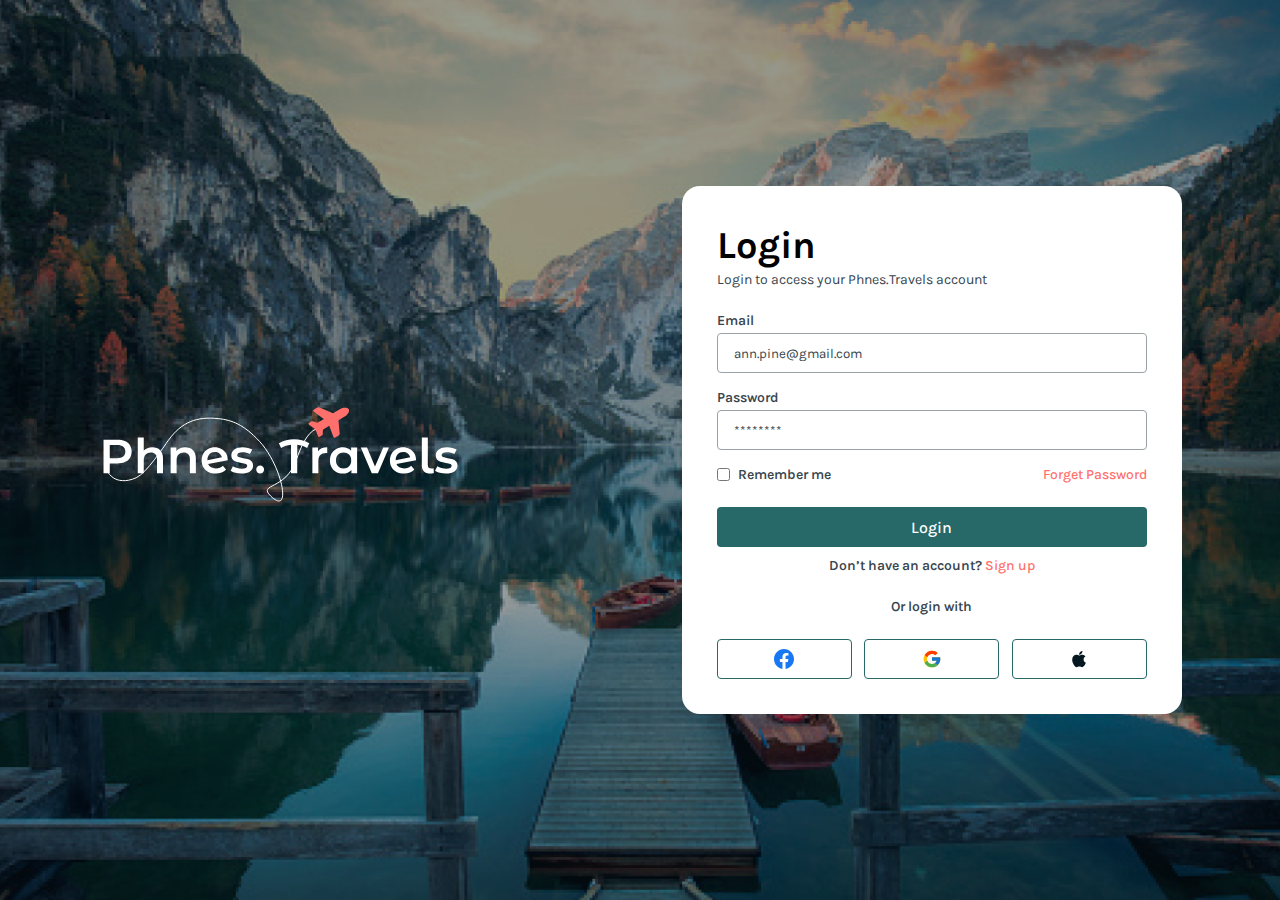
<file: index.html>
<!DOCTYPE html>
<html lang="en">

<head>
    <meta charset="UTF-8" />
    <meta name="viewport" content="width=device-width, initial-scale=1.0" />
    <title>Login</title>
    <link rel="stylesheet" href="assets/css/style.css" />
</head>

<body>
    <section id="auth">
        <div class="logo">
            <img src="/assets/images/logo.svg" alt="logo" />
        </div>
        <div class="auth-form">
            <div class="form-title">
                <h3>Login</h3>
                <p>Login to access your Phnes.Travels account</p>
            </div>
            <form>
                <div class="form-inputs">
                    <div class="input-container">
                        <label for="email">Email</label>
                        <input type="email" name="email" id="email" placeholder="ann.pine@gmail.com" />
                    </div>
                    <div class="input-container">
                        <label for="password">Password</label>
                        <input type="password" name="password" id="password" placeholder="********" />
                    </div>
                    <div class="actions-container">
                        <div>
                            <input type="checkbox" />
                            <span>Remember me</span>
                        </div>
                        <a href="Forget-password.html">Forget Password</a>
                    </div>
                </div>
                <div class="submit-container">
                    <button type="submit" class="submit-btn">Login</button>
                    <span>Don’t have an account? <a href="signup.html">Sign up</a></span>
                </div>
                <span style="text-align: center">Or login with</span>
                <div class="social-container">
                    <div class="item">
                        <img src="assets/images/icons/facebook.svg" alt="facebook" />
                    </div>
                    <div class="item">
                        <img src="assets/images/icons/google.svg" alt="google" />
                    </div>
                    <div class="item">
                        <img src="assets/images/icons/apple.svg" alt="apple" />
                    </div>
                </div>
            </form>
        </div>
    </section>
</body>

</html>
</file>
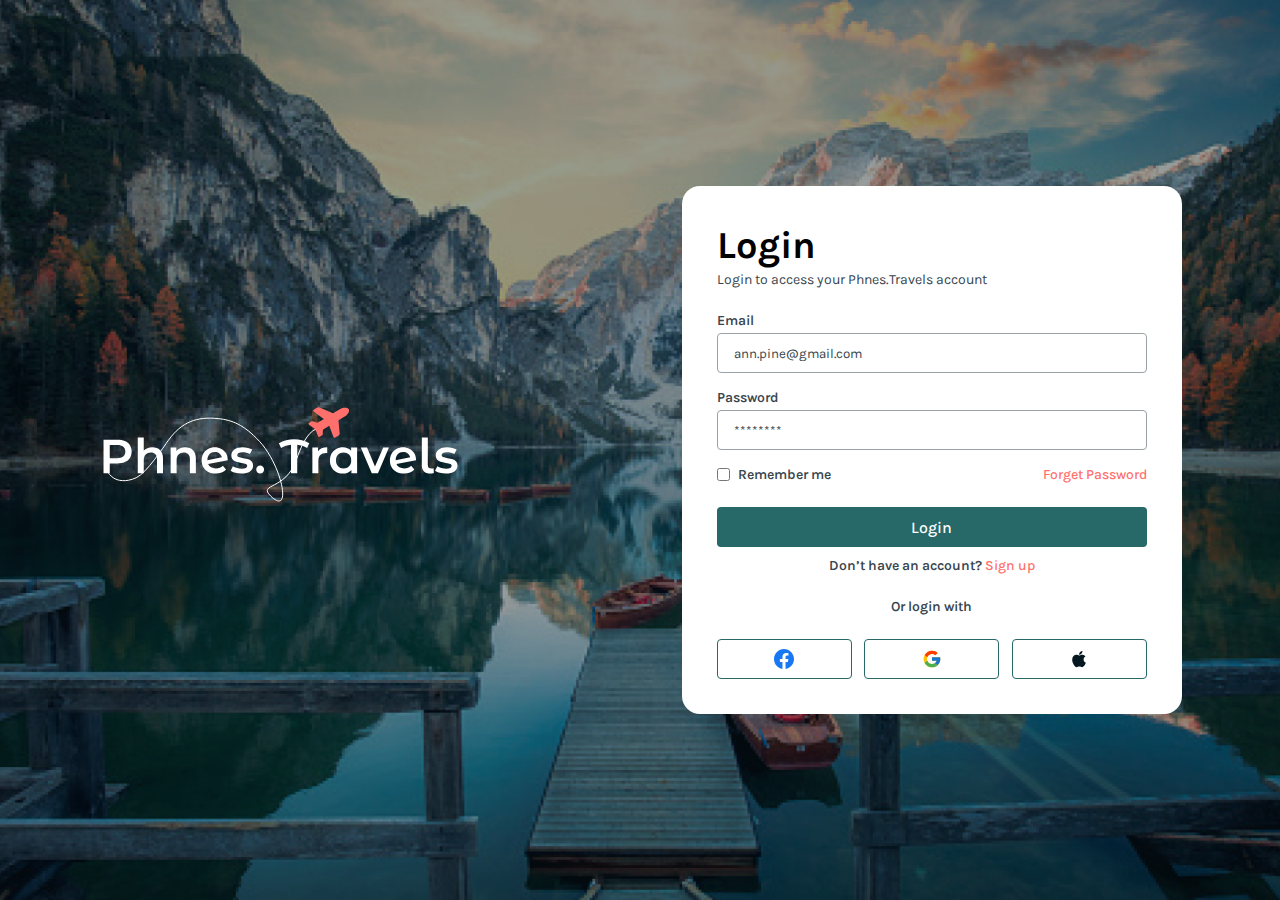
<file: index/index.html>
<!DOCTYPE html>
<html lang="en">

<head>
    <meta charset="UTF-8" />
    <meta name="viewport" content="width=device-width, initial-scale=1.0" />
    <title>Login</title>
    <link rel="stylesheet" href="/assets/css/style.css" />
</head>

<body>
    <section id="auth">
        <div class="logo">
            <img src="/assets/images/logo.svg" alt="logo" />
        </div>
        <div class="auth-form">
            <div class="form-title">
                <h3>Login</h3>
                <p>Login to access your Phnes.Travels account</p>
            </div>
            <form>
                <div class="form-inputs">
                    <div class="input-container">
                        <label for="email">Email</label>
                        <input type="email" name="email" id="email" placeholder="ann.pine@gmail.com" />
                    </div>
                    <div class="input-container">
                        <label for="password">Password</label>
                        <input type="password" name="password" id="password" placeholder="********" />
                    </div>
                    <div class="actions-container">
                        <div>
                            <input type="checkbox" />
                            <span>Remember me</span>
                        </div>
                        <a href="/Forget-password/Forget-password.html">Forget Password</a>
                    </div>
                </div>
                <div class="submit-container">
                    <button type="submit" class="submit-btn">Login</button>
                    <span>Don’t have an account? <a href="/signup/signup.html">Sign up</a></span>
                </div>
                <span style="text-align: center">Or login with</span>
                <div class="social-container">
                    <div class="item">
                        <img src="/assets/images/icons/facebook.svg" alt="facebook" />
                    </div>
                    <div class="item">
                        <img src="/assets/images/icons/google.svg" alt="google" />
                    </div>
                    <div class="item">
                        <img src="/assets/images/icons/apple.svg" alt="apple" />
                    </div>
                </div>
            </form>
        </div>
    </section>
</body>

</html>
</file>
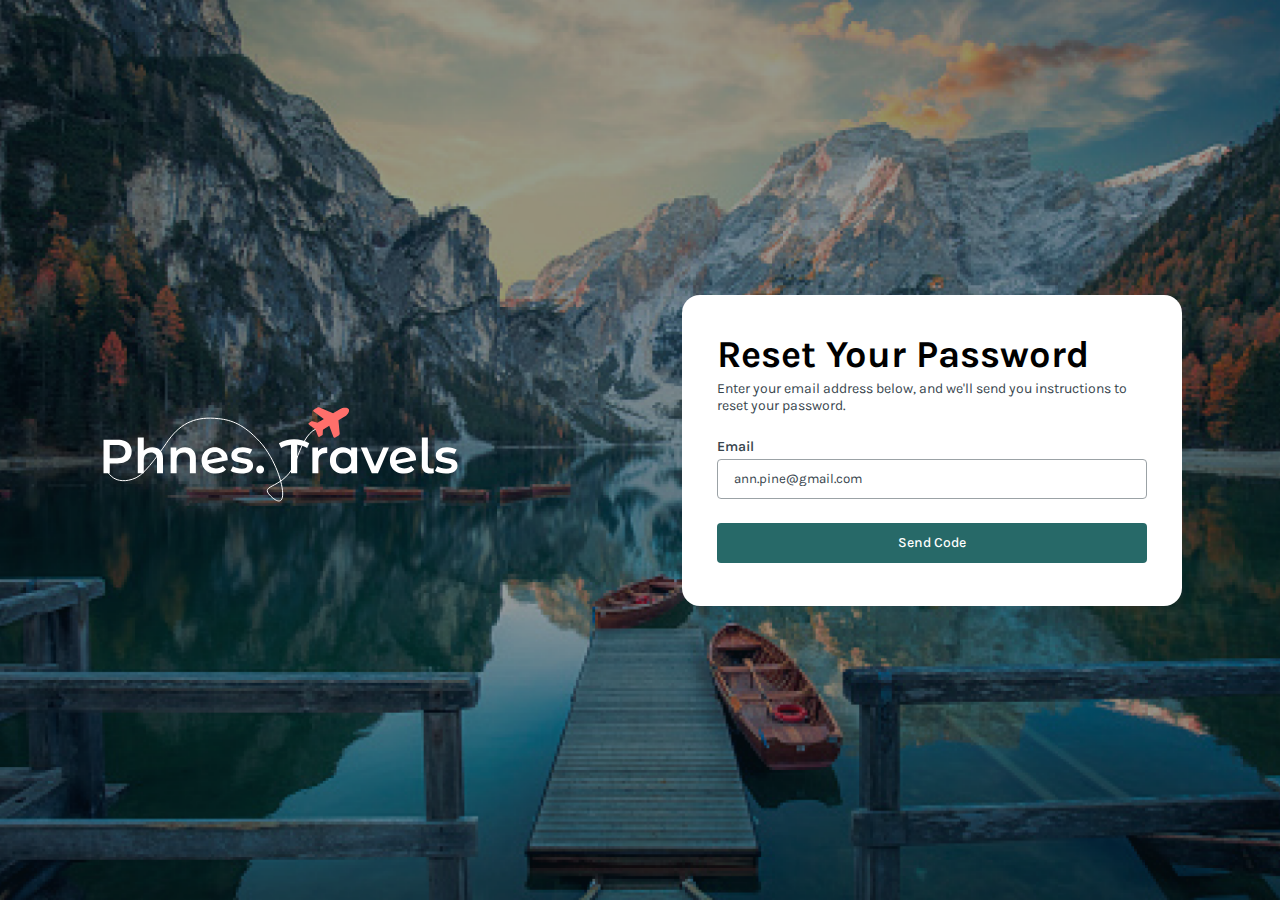
<file: Forget-password.html>
<!DOCTYPE html>
<html lang="en">

<head>
    <meta charset="UTF-8" />
    <meta name="viewport" content="width=device-width, initial-scale=1.0" />
    <title>Forget Password</title>
    <link rel="stylesheet" href="assets/css/style.css" />
</head>

<body>
    <section id="auth">
        <div class="logo">
            <img src="assets/images/logo.svg" alt="logo" />
        </div>
        <div class="auth-form">
            <div class="form-title">
                <h3>Reset Your Password</h3>
                <p>
                    Enter your email address below, and we'll send you instructions to
                    reset your password.
                </p>
            </div>
            <form>
                <div class="form-inputs">
                    <div class="input-container">
                        <label for="email">Email</label>
                        <input type="email" name="email" id="email" placeholder="ann.pine@gmail.com" />
                    </div>
                </div>
                <button type="submit" class="submit-btn">
                    <a href="Verify.html">Send Code</a>
                </button>
            </form>
        </div>
    </section>
</body>

</html>
</file>
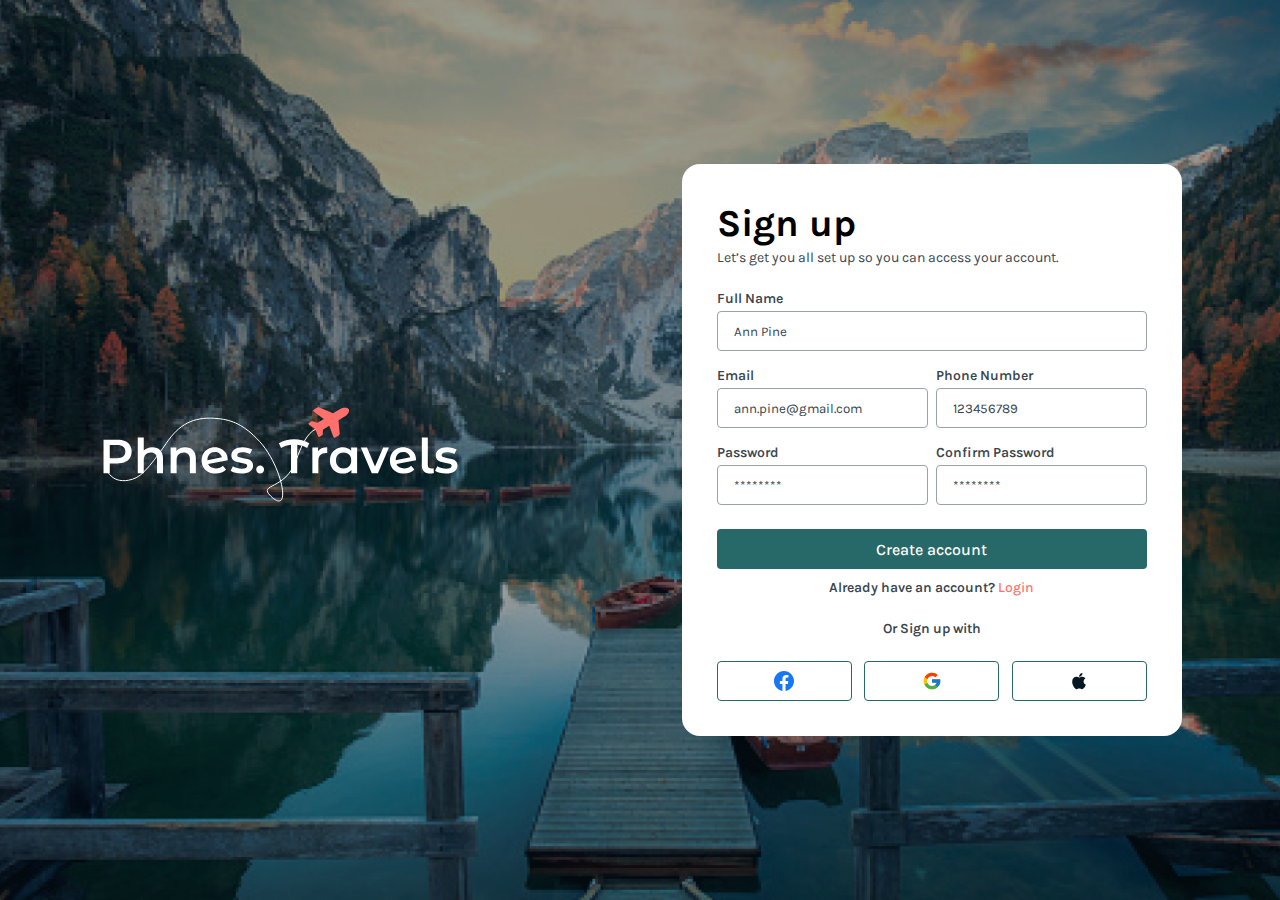
<file: signup.html>
<!DOCTYPE html>
<html lang="en">

<head>
    <meta charset="UTF-8" />
    <meta name="viewport" content="width=device-width, initial-scale=1.0" />
    <title>Sign Up</title>
    <link rel="stylesheet" href="assets/css/style.css" />
</head>

<body>
    <section id="auth">
        <div class="logo">
            <img src="assets/images/logo.svg" alt="logo" />
        </div>
        <div class="auth-form">
            <div class="form-title">
                <h3>Sign up</h3>
                <p>Let’s get you all set up so you can access your account.</p>
            </div>
            <form>
                <div class="form-inputs">
                    <div class="input-container">
                        <label for="name">Full Name</label>
                        <input type="text" name="name" id="name" placeholder="Ann Pine" />
                    </div>
                    <div class="row-inputs">
                        <div class="input-container">
                            <label for="email">Email</label>
                            <input type="email" name="email" id="email" placeholder="ann.pine@gmail.com" />
                        </div>
                        <div class="input-container">
                            <label for="number">Phone Number</label>
                            <input type="tel" name="number" id="number" placeholder="123456789" />
                        </div>
                    </div>
                    <div class="row-inputs">
                        <div class="input-container">
                            <label for="password">Password</label>
                            <input type="password" name="password" id="password" placeholder="********" />
                        </div>
                        <div class="input-container">
                            <label for="confirm">Confirm Password</label>
                            <input type="password" name="confirm" id="confirm" placeholder="********" />
                        </div>
                    </div>
                </div>
                <div class="submit-container">
                    <button type="submit" class="submit-btn">Create account</button>
                    <span>Already have an account?<a href="index.html"> Login</a></span>
                </div>
                <span style="text-align: center">Or Sign up with</span>
                <div class="social-container">
                    <div class="item">
                        <img src="assets/images/icons/facebook.svg" alt="facebook" />
                    </div>
                    <div class="item">
                        <img src="assets/images/icons/google.svg" alt="google" />
                    </div>
                    <div class="item">
                        <img src="assets/images/icons/apple.svg" alt="apple" />
                    </div>
                </div>
            </form>
        </div>
    </section>
</body>

</html>
</file>
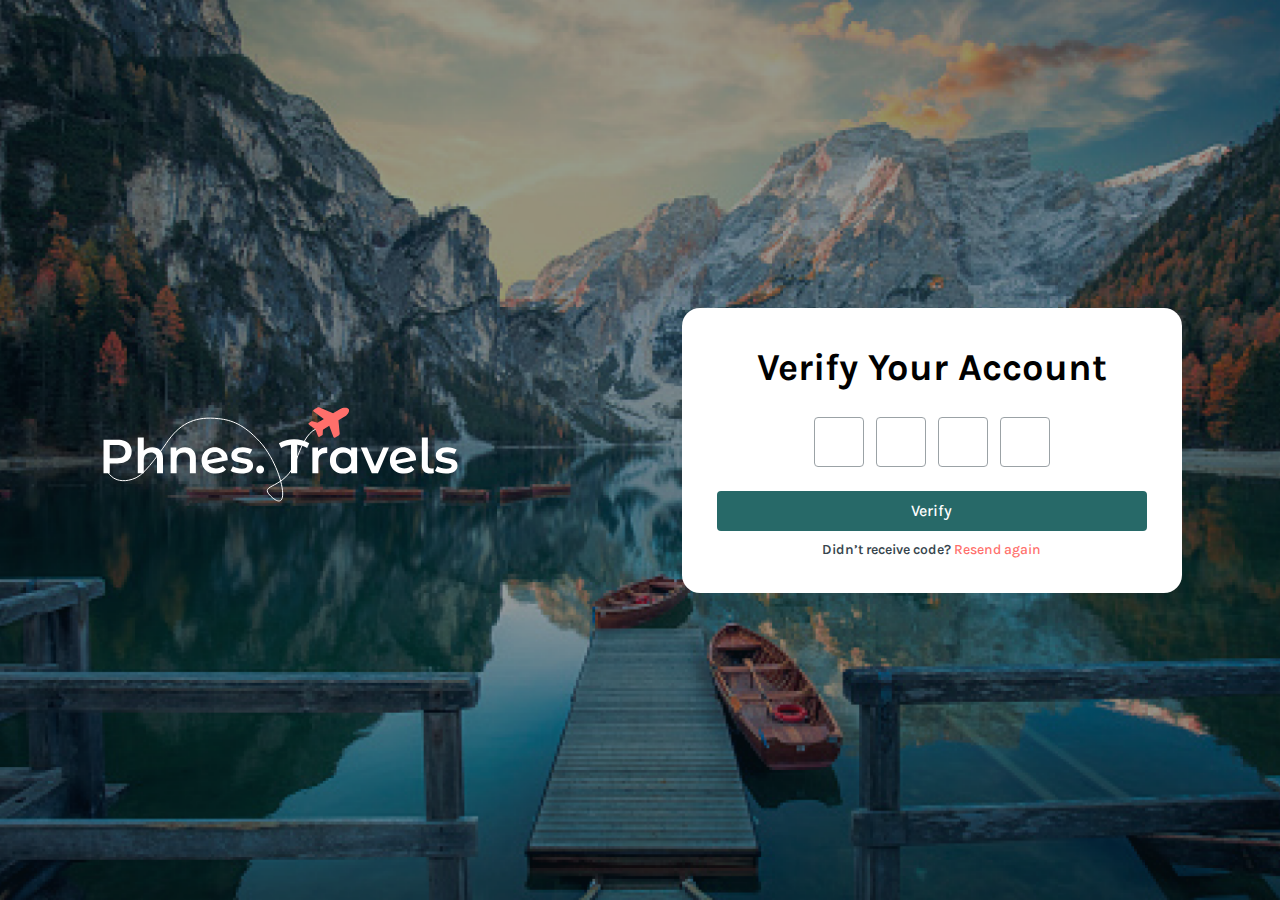
<file: Verify.html>
<!DOCTYPE html>
<html lang="en">

<head>
    <meta charset="UTF-8" />
    <meta name="viewport" content="width=device-width, initial-scale=1.0" />
    <title>Forget Password</title>
    <link rel="stylesheet" href="assets/css/style.css" />
</head>

<body>
    <section id="auth">
        <div class="logo">
            <img src="assets/images/logo.svg" alt="logo" />
        </div>
        <div class="auth-form">
            <div class="form-title" style="text-align: center">
                <h3>Verify Your Account</h3>
            </div>
            <form>
                <div class="form-inputs">
                    <div class="input-container verify-inputs">
                        <input type="text" maxlength="1" />
                        <input type="text" maxlength="1" />
                        <input type="text" maxlength="1" />
                        <input type="text" maxlength="1" />
                    </div>
                </div>
                <div class="submit-container">
                    <button type="submit" class="submit-btn">Verify</button>
                    <span>Didn’t receive code?<a href="#"> Resend again</a></span>
                </div>
            </form>
        </div>
    </section>
</body>

</html>
</file>
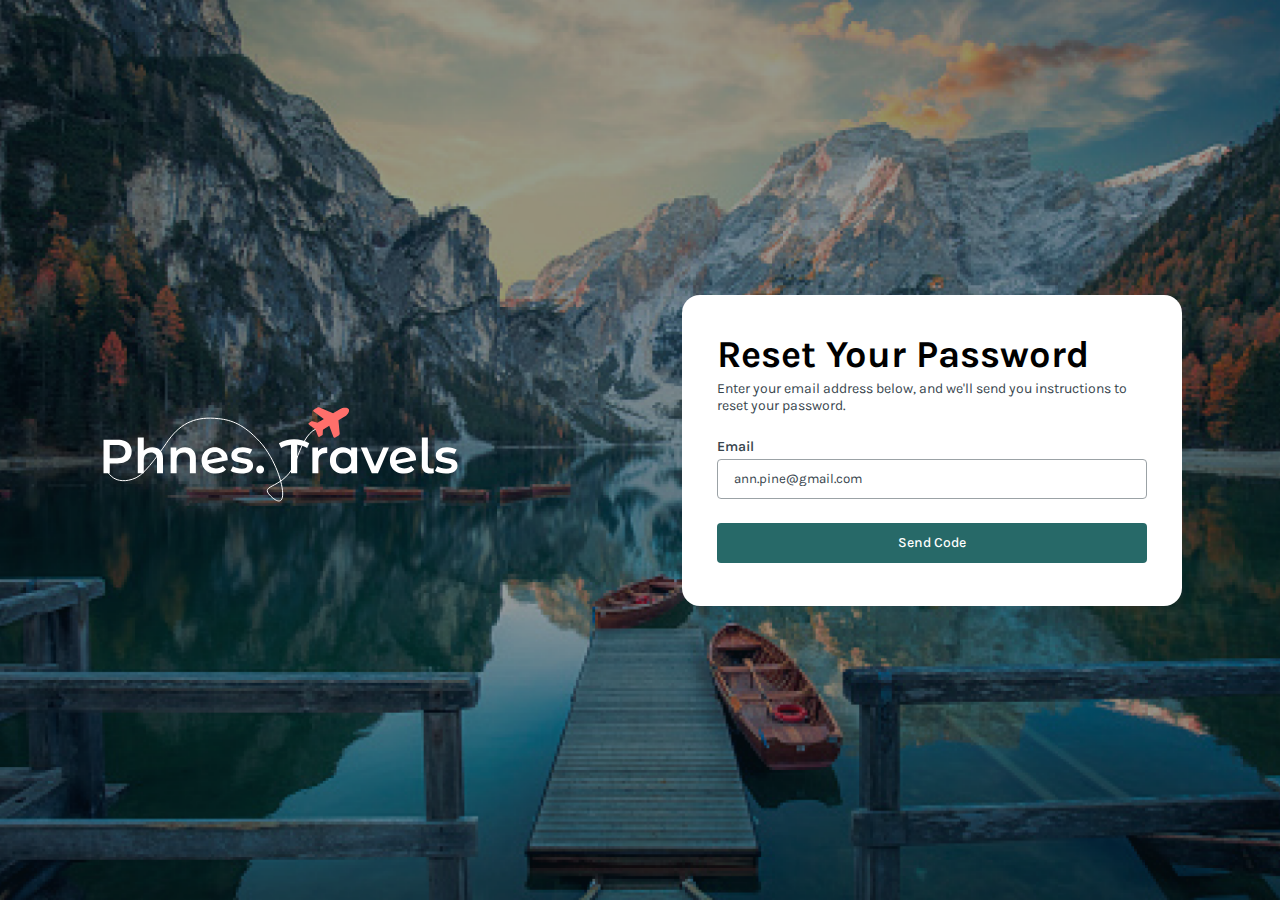
<file: Forget-password/Forget-password.html>
<!DOCTYPE html>
<html lang="en">

<head>
    <meta charset="UTF-8" />
    <meta name="viewport" content="width=device-width, initial-scale=1.0" />
    <title>Forget Password</title>
    <link rel="stylesheet" href="/assets/css/style.css" />
</head>

<body>
    <section id="auth">
        <div class="logo">
            <img src="/assets/images/logo.svg" alt="logo" />
        </div>
        <div class="auth-form">
            <div class="form-title">
                <h3>Reset Your Password</h3>
                <p>
                    Enter your email address below, and we'll send you instructions to
                    reset your password.
                </p>
            </div>
            <form>
                <div class="form-inputs">
                    <div class="input-container">
                        <label for="email">Email</label>
                        <input type="email" name="email" id="email" placeholder="ann.pine@gmail.com" />
                    </div>
                </div>
                <button type="submit" class="submit-btn">
                    <a href="/Verify/Verify.html">Send Code</a>
                </button>
            </form>
        </div>
    </section>
</body>

</html>
</file>
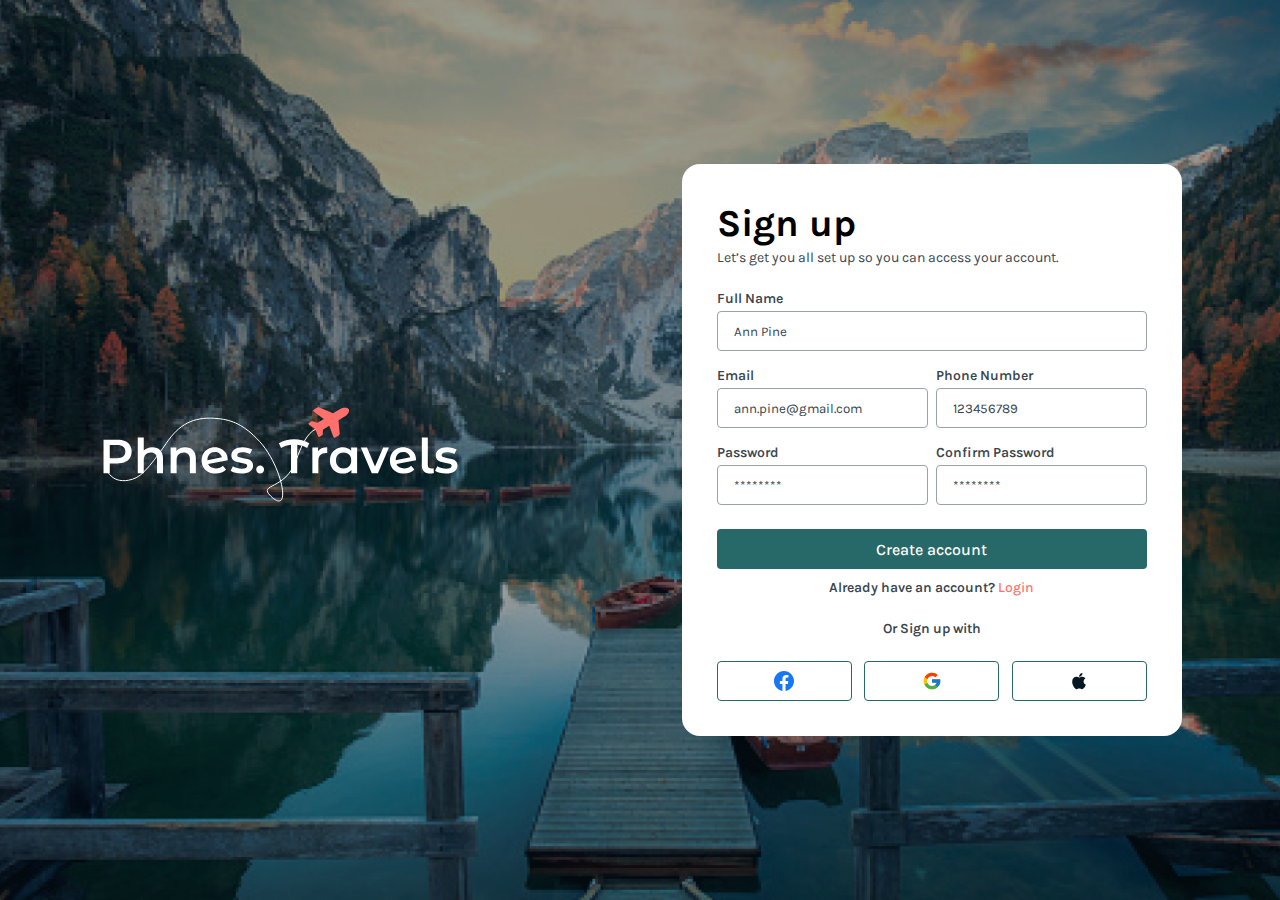
<file: signup/signup.html>
<!DOCTYPE html>
<html lang="en">

<head>
    <meta charset="UTF-8" />
    <meta name="viewport" content="width=device-width, initial-scale=1.0" />
    <title>Sign Up</title>
    <link rel="stylesheet" href="/assets/css/style.css" />
</head>

<body>
    <section id="auth">
        <div class="logo">
            <img src="/assets/images/logo.svg" alt="logo" />
        </div>
        <div class="auth-form">
            <div class="form-title">
                <h3>Sign up</h3>
                <p>Let’s get you all set up so you can access your account.</p>
            </div>
            <form>
                <div class="form-inputs">
                    <div class="input-container">
                        <label for="name">Full Name</label>
                        <input type="text" name="name" id="name" placeholder="Ann Pine" />
                    </div>
                    <div class="row-inputs">
                        <div class="input-container">
                            <label for="email">Email</label>
                            <input type="email" name="email" id="email" placeholder="ann.pine@gmail.com" />
                        </div>
                        <div class="input-container">
                            <label for="number">Phone Number</label>
                            <input type="tel" name="number" id="number" placeholder="123456789" />
                        </div>
                    </div>
                    <div class="row-inputs">
                        <div class="input-container">
                            <label for="password">Password</label>
                            <input type="password" name="password" id="password" placeholder="********" />
                        </div>
                        <div class="input-container">
                            <label for="confirm">Confirm Password</label>
                            <input type="password" name="confirm" id="confirm" placeholder="********" />
                        </div>
                    </div>
                </div>
                <div class="submit-container">
                    <button type="submit" class="submit-btn">Create account</button>
                    <span>Already have an account?<a href="/index/index.html"> Login</a></span>
                </div>
                <span style="text-align: center">Or Sign up with</span>
                <div class="social-container">
                    <div class="item">
                        <img src="/assets/images/icons/facebook.svg" alt="facebook" />
                    </div>
                    <div class="item">
                        <img src="/assets/images/icons/google.svg" alt="google" />
                    </div>
                    <div class="item">
                        <img src="/assets/images/icons/apple.svg" alt="apple" />
                    </div>
                </div>
            </form>
        </div>
    </section>
</body>

</html>
</file>
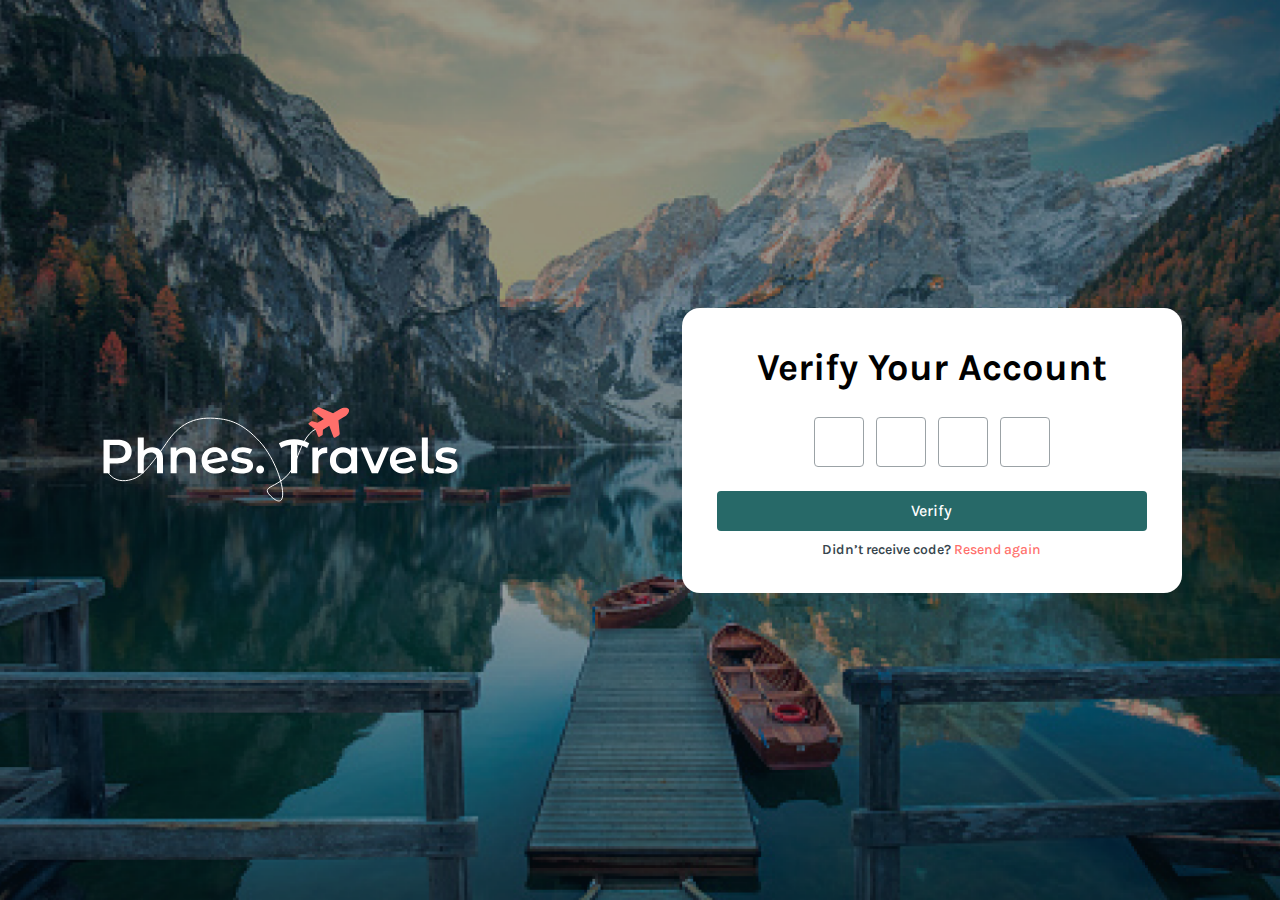
<file: Verify/Verify.html>
<!DOCTYPE html>
<html lang="en">

<head>
    <meta charset="UTF-8" />
    <meta name="viewport" content="width=device-width, initial-scale=1.0" />
    <title>Forget Password</title>
    <link rel="stylesheet" href="/assets/css/style.css" />
</head>

<body>
    <section id="auth">
        <div class="logo">
            <img src="/assets/images/logo.svg" alt="logo" />
        </div>
        <div class="auth-form">
            <div class="form-title" style="text-align: center">
                <h3>Verify Your Account</h3>
            </div>
            <form>
                <div class="form-inputs">
                    <div class="input-container verify-inputs">
                        <input type="text" maxlength="1" />
                        <input type="text" maxlength="1" />
                        <input type="text" maxlength="1" />
                        <input type="text" maxlength="1" />
                    </div>
                </div>
                <div class="submit-container">
                    <button type="submit" class="submit-btn">Verify</button>
                    <span>Didn’t receive code?<a href="#"> Resend again</a></span>
                </div>
            </form>
        </div>
    </section>
</body>

</html>
</file>
<file: assets/css/style.css>
@import url("https://fonts.googleapis.com/css2?family=Karla:ital,wght@0,200..800;1,200..800&display=swap");


* {
    margin: 0;
    padding: 0;
    box-sizing: border-box;
    font-family: "Karla", sans-serif;
}


input,
button {
    border: 0;
    outline: 0;
    border-radius: 4px;
}


::placeholder {
    color: #37454d;
}


#auth {
    max-width: 100vw;
    min-height: 100vh;
    background-image: url("./../images/bg.png");
    background-position: center;
    background-size: cover;
    background-repeat: no-repeat;
    display: flex;
    align-items: center;
    justify-content: space-around;
}


#auth .auth-form {
    width: 500px;
    background-color: #fff;
    border-radius: 18px;
    padding: 35px;
}

#auth .auth-form .form-title {
    h3 {
        font-size: 38px;
        line-height: 50px;
    }

    p {
        font-size: 14px;
        color: #37454d;
    }
}

#auth .auth-form form {
    display: flex;
    flex-direction: column;
    gap: 24px;
    margin-top: 24px;
}

#auth .auth-form form label,
#auth .auth-form form span {
    color: #37454d;
    font-size: 14px;
    font-weight: 600;
}

#auth .auth-form form a {
    font-size: 14px;
    color: #ff6f6b;
    text-decoration: none;
    font-weight: 500;
}

#auth .auth-form form .row-inputs {
    display: flex;
    gap: 8px;
}

#auth .auth-form form .form-inputs {
    display: flex;
    flex-direction: column;
    gap: 16px;
}

#auth .auth-form form .form-inputs .input-container {
    width: 100%;
    display: flex;
    flex-direction: column;
    gap: 4px;
}

#auth .auth-form form .form-inputs .input-container input {
    width: 100%;
    height: 40px;
    padding-inline: 16px;
    border: 1px solid #9ba2a6;
}

#auth .auth-form form .form-inputs .input-container input:focus {
    border: 1px solid #276968;
}

input[type="checkbox"] {
    accent-color: #276968;
}

#auth .auth-form form .actions-container {
    display: flex;
    align-items: center;
    justify-content: space-between;
}

#auth .auth-form form .actions-container div {
    display: flex;
    align-items: center;
    gap: 8px;
}

#auth .auth-form form .submit-container {
    width: 100%;
    text-align: center;
}

#auth .auth-form form .submit-btn {
    width: 100%;
    height: 40px;
    background-color: #276968;
    color: #fff;
    font-size: 16px;
    font-weight: 500;
    margin-bottom: 8px;
    cursor: pointer;
}

#auth .auth-form form .submit-btn:hover {
    opacity: 0.8;
}

#auth .auth-form form .submit-btn a {
    display: block;
    width: 100%;
    height: 100%;
    color: #fff;
    line-height: 40px;
}

#auth .auth-form form .social-container {
    display: flex;
    justify-content: space-between;
}

#auth .auth-form form .social-container .item {
    width: 135px;
    height: 40px;
    border: 1px solid #276968;
    border-radius: 4px;
    display: flex;
    align-items: center;
    justify-content: center;
    cursor: pointer;
}

#auth .auth-form form .social-container .item:hover {
    background-color: #f0f0f0;
}

#auth .auth-form form .social-container .item img {
    width: 20px;
}

#auth .auth-form form .form-inputs .verify-inputs {
    display: flex;
    flex-direction: row;
    justify-content: center;
    align-items: center;
    gap: 12px;
}

#auth .auth-form form .form-inputs .verify-inputs input {
    width: 50px;
    height: 50px;
    font-size: 20px;
    font-weight: 600;
}
</file>
